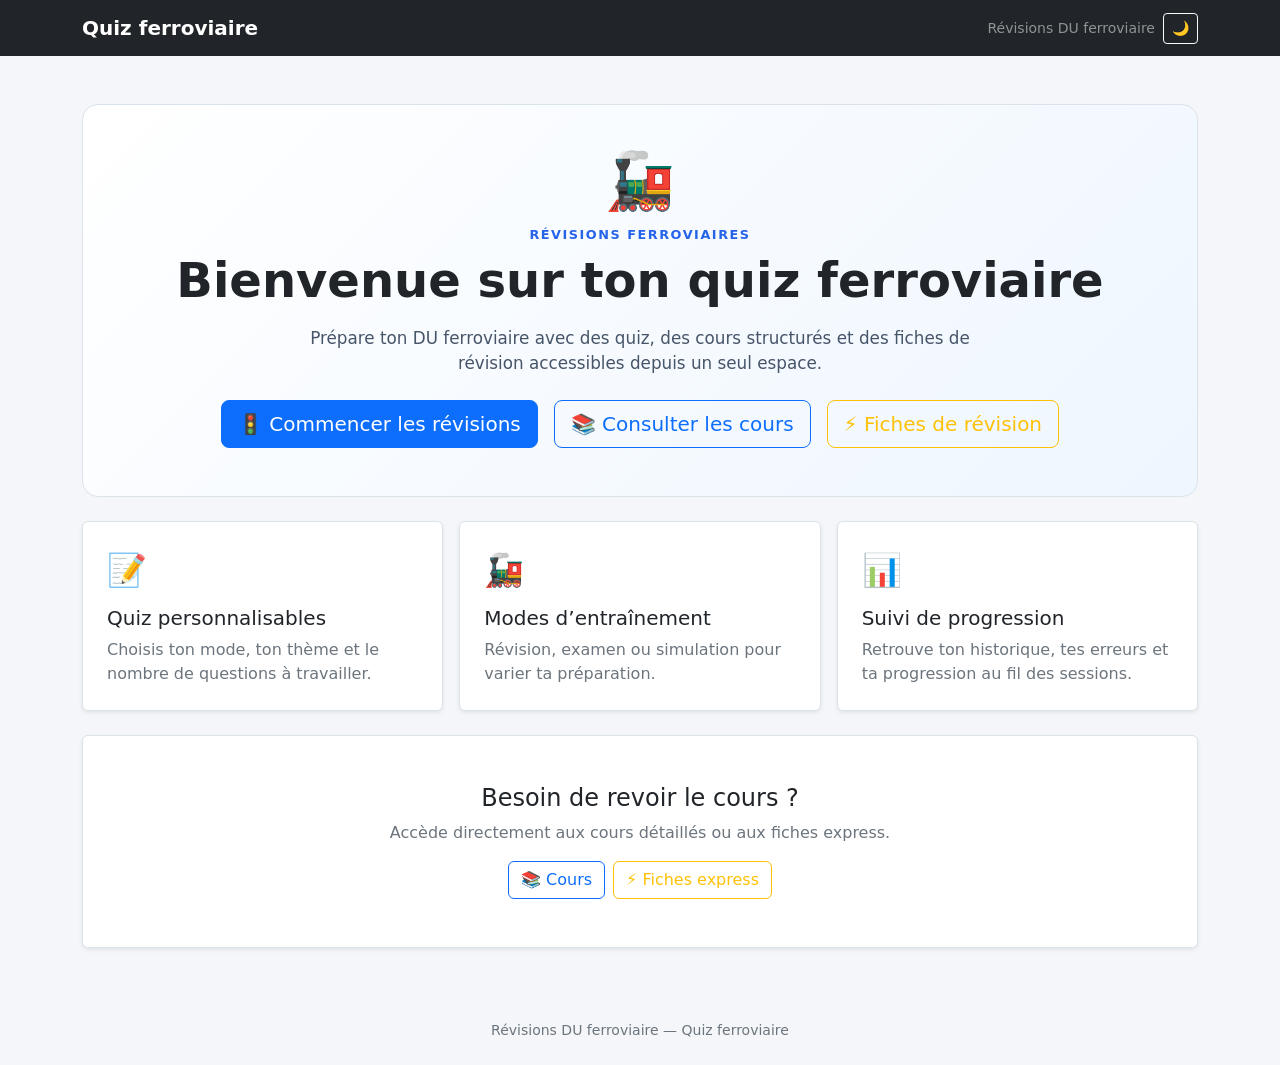
<file: index.html>
<!doctype html>
<html lang="fr">
<head>
  <meta charset="UTF-8">
  <meta name="viewport" content="width=device-width, initial-scale=1">
  <title>Quiz ferroviaire — Accueil</title>
  <link href="https://cdn.jsdelivr.net/npm/bootstrap@5.3.3/dist/css/bootstrap.min.css" rel="stylesheet">
  <link rel="stylesheet" href="style.css">
</head>
<body class="landing-page">
  <nav class="navbar navbar-dark bg-dark">
    <div class="container">
      <a class="navbar-brand fw-bold text-decoration-none" href="index.html">Quiz ferroviaire</a>
      <div class="d-flex align-items-center gap-2">
        <span class="text-white-50 small d-none d-sm-inline">Révisions DU ferroviaire</span>
        <button id="themeToggle" class="btn btn-sm btn-outline-light" type="button" title="Activer le mode sombre" aria-label="Activer le mode sombre">🌙</button>
      </div>
    </div>
  </nav>

  <main class="container py-4 py-md-5">
    <section class="landing-hero text-center p-4 p-md-5 mb-4">
      <div class="landing-icon mb-3">🚂</div>
      <p class="landing-kicker mb-2">RÉVISIONS FERROVIAIRES</p>
      <h1 class="display-5 fw-bold mb-3">Bienvenue sur ton quiz ferroviaire</h1>
      <p class="landing-intro mx-auto mb-4">
        Prépare ton DU ferroviaire avec des quiz, des cours structurés et des fiches de révision accessibles depuis un seul espace.
      </p>
      <div class="d-flex flex-wrap justify-content-center gap-3">
        <a href="quiz.html" class="btn btn-primary btn-lg">🚦 Commencer les révisions</a>
        <a href="cours.html" class="btn btn-outline-primary btn-lg">📚 Consulter les cours</a>
        <a href="fiches.html" class="btn btn-outline-warning btn-lg">⚡ Fiches de révision</a>
      </div>
    </section>

    <section class="row g-3 mb-4">
      <div class="col-md-4">
        <div class="card landing-feature h-100 shadow-sm">
          <div class="card-body p-4">
            <div class="landing-feature-icon">📝</div>
            <h2 class="h5">Quiz personnalisables</h2>
            <p class="text-secondary mb-0">Choisis ton mode, ton thème et le nombre de questions à travailler.</p>
          </div>
        </div>
      </div>
      <div class="col-md-4">
        <div class="card landing-feature h-100 shadow-sm">
          <div class="card-body p-4">
            <div class="landing-feature-icon">🚂</div>
            <h2 class="h5">Modes d’entraînement</h2>
            <p class="text-secondary mb-0">Révision, examen ou simulation pour varier ta préparation.</p>
          </div>
        </div>
      </div>
      <div class="col-md-4">
        <div class="card landing-feature h-100 shadow-sm">
          <div class="card-body p-4">
            <div class="landing-feature-icon">📊</div>
            <h2 class="h5">Suivi de progression</h2>
            <p class="text-secondary mb-0">Retrouve ton historique, tes erreurs et ta progression au fil des sessions.</p>
          </div>
        </div>
      </div>
    </section>

    <section class="landing-support card shadow-sm">
      <div class="card-body p-4 p-md-5 text-center">
        <h2 class="h4">Besoin de revoir le cours ?</h2>
        <p class="text-secondary">Accède directement aux cours détaillés ou aux fiches express.</p>
        <div class="d-flex flex-wrap justify-content-center gap-2">
          <a href="cours.html" class="btn btn-outline-primary">📚 Cours</a>
          <a href="fiches.html" class="btn btn-outline-warning">⚡ Fiches express</a>
        </div>
      </div>
    </section>
  </main>

  <footer class="text-center text-secondary small py-4">
    Révisions DU ferroviaire — Quiz ferroviaire
  </footer>

  <script>
    // Gestion du mode clair / sombre partagé avec les autres pages.
    function applyHomepageTheme() {
      const dark = localStorage.getItem('quizDarkMode') === '1';
      document.documentElement.setAttribute('data-bs-theme', dark ? 'dark' : 'light');
      document.documentElement.classList.toggle('dark-mode', dark);
      document.body.classList.toggle('dark-mode', dark);

      const button = document.getElementById('themeToggle');
      if (button) {
        button.textContent = dark ? '☀️' : '🌙';
        button.title = dark ? 'Désactiver le mode sombre' : 'Activer le mode sombre';
        button.setAttribute('aria-label', button.title);
      }
    }

    document.getElementById('themeToggle').addEventListener('click', () => {
      const dark = localStorage.getItem('quizDarkMode') === '1';
      localStorage.setItem('quizDarkMode', dark ? '0' : '1');
      applyHomepageTheme();
    });

    applyHomepageTheme();
  </script>
</body>
</html>
</file>
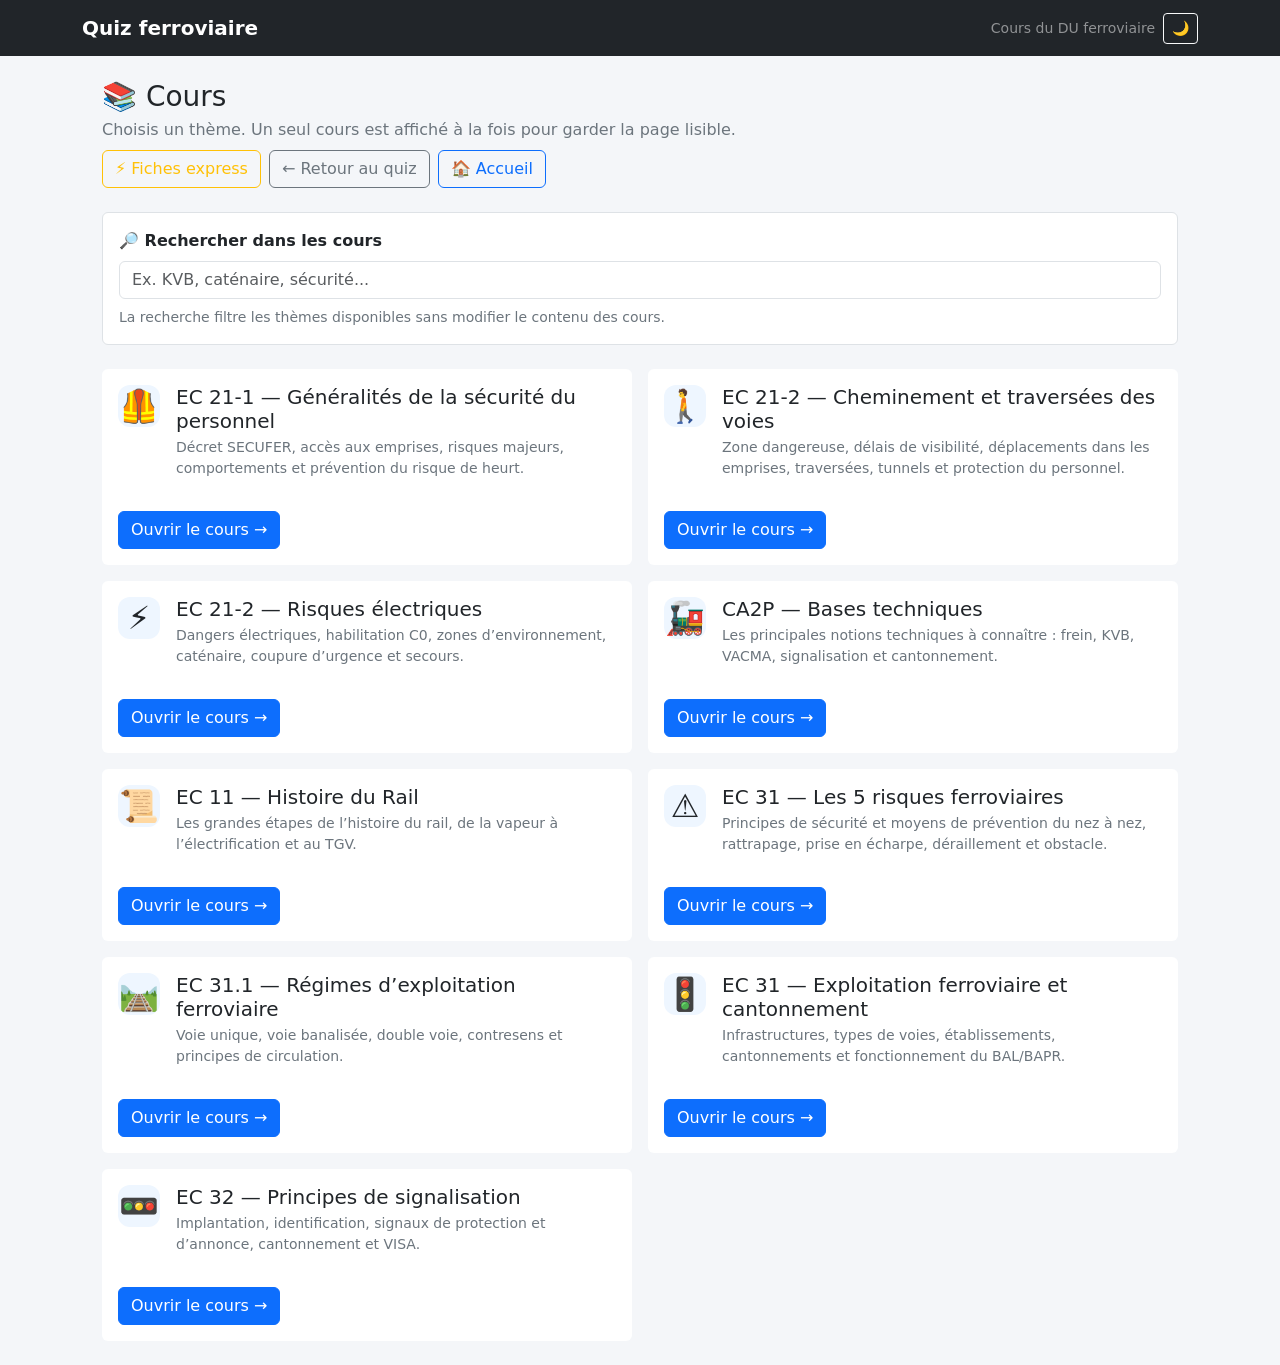
<file: cours.html>
<!doctype html>
<html lang="fr">
<head>
<meta charset="UTF-8"><meta name="viewport" content="width=device-width,initial-scale=1">
<title>Cours ferroviaire — Révisions</title>
<link href="https://cdn.jsdelivr.net/npm/bootstrap@5.3.3/dist/css/bootstrap.min.css" rel="stylesheet">
<link rel="stylesheet" href="style.css">
</head>
<body>
<nav class="navbar navbar-dark bg-dark"><div class="container"><a class="navbar-brand fw-bold text-decoration-none" href="index.html">Quiz ferroviaire</a><div class="d-flex align-items-center gap-2"><span class="text-white-50 small d-none d-sm-inline">Cours du DU ferroviaire</span><button id="themeToggle" class="btn btn-sm btn-outline-light" type="button">🌙</button></div></div></nav>
<main class="container py-4 course-page">
  <div class="d-flex justify-content-between align-items-center flex-wrap gap-2 mb-4">
    <div><h1 class="h3 mb-1">📚 Cours</h1><p class="text-secondary mb-0">Choisis un thème. Un seul cours est affiché à la fois pour garder la page lisible.</p></div>
    <div class="d-flex gap-2"><a class="btn btn-outline-warning" href="fiches.html">⚡ Fiches express</a><a class="btn btn-outline-secondary" href="quiz.html">← Retour au quiz</a><a class="btn btn-outline-primary" href="index.html">🏠 Accueil</a></div>
  </div>
  <div class="course-tools card border mb-4">
    <div class="card-body">
      <label for="courseSearch" class="form-label fw-semibold">🔎 Rechercher dans les cours</label>
      <input id="courseSearch" class="form-control" type="search" placeholder="Ex. KVB, caténaire, sécurité..." autocomplete="off">
      <p class="small text-secondary mt-2 mb-0">La recherche filtre les thèmes disponibles sans modifier le contenu des cours.</p>
    </div>
  </div>
  <div id="courseHome"></div>
  <div id="courseDetail" class="d-none"></div>
<button id="backToTopBtn" class="back-to-top" type="button" aria-label="Retour en haut">↑</button>
</main>
<script src="course.js"></script><script src="enhancements.js"></script>
<script>
function escapeHtmlLocal(v){return String(v).replace(/[&<>'"]/g,m=>({'&':'&amp;','<':'&lt;','>':'&gt;',"'":'&#39;','"':'&quot;'}[m]));}
const home=document.getElementById('courseHome'), detail=document.getElementById('courseDetail');
function renderHome(){
 home.innerHTML=`<div class="row g-3">${COURSE.map(c=>`<div data-course-card class="col-12 col-md-6"><div class="card h-100 course-card"><div class="card-body"><div class="d-flex gap-3"><div class="course-icon">${c.icon}</div><div><h2 class="h5 mb-1">${escapeHtmlLocal(c.title)}</h2><p class="text-secondary small">${escapeHtmlLocal(c.subtitle)}</p></div></div><button class="btn btn-primary mt-3" onclick="openCourse('${c.id}')">Ouvrir le cours →</button></div></div></div>`).join('')}</div>`;
}
function openCourse(id){
 const c=COURSE.find(x=>x.id===id); if(!c)return;
 history.replaceState({},'',`cours.html?theme=${encodeURIComponent(id)}`);
 home.classList.add('d-none'); detail.classList.remove('d-none');
 detail.innerHTML=`<div class="d-flex justify-content-between align-items-center flex-wrap gap-2 mb-3"><div><h2 class="h3 mb-1">${c.icon} ${escapeHtmlLocal(c.title)}</h2><p class="text-secondary mb-0">${escapeHtmlLocal(c.subtitle)}</p></div><div class="d-flex gap-2 flex-wrap"><button id="printCourseBtn" class="btn btn-outline-success" type="button" onclick="window.print()">🖨️ Imprimer le cours</button><button class="btn btn-outline-secondary" onclick="showCourseHome()">← Tous les cours</button></div></div><div class="print-meta"><strong>${escapeHtmlLocal(c.title)}</strong><span>Imprimé le ${new Date().toLocaleDateString('fr-FR')}</span></div><div class="course-reading">${c.sections.map((s,i)=>`<section class="course-section card border mb-3"><div class="card-body"><h3 class="h5">${i+1}. ${escapeHtmlLocal(s.title.replace(/^\d+\.\s*/,''))}</h3><ul>${s.bullets.map(b=>`<li>${escapeHtmlLocal(b)}</li>`).join('')}</ul><div class="course-key"><strong>🎯 À retenir :</strong> ${escapeHtmlLocal(s.key)}</div></div></section>`).join('')}</div>`;
 window.scrollTo({top:0,behavior:'smooth'});
}
function showCourseHome(){
  // Retour à la liste complète : on réinitialise aussi la recherche pour
  // éviter de revenir sur une liste encore filtrée.
  const search = document.getElementById('courseSearch');
  if (search) search.value = '';
  if (typeof window.filterCourseCards === 'function') window.filterCourseCards('');
  history.replaceState({}, '', 'cours.html');
  detail.classList.add('d-none');
  home.classList.remove('d-none');
  window.scrollTo({top:0,behavior:'smooth'});
}
const params=new URLSearchParams(location.search); const theme=params.get('theme'); if(theme&&COURSE.some(c=>c.id===theme))openCourse(theme); else renderHome();
function applyTheme(){const dark=localStorage.getItem('quizDarkMode')==='1';document.documentElement.setAttribute('data-bs-theme',dark?'dark':'light');document.documentElement.classList.toggle('dark-mode',dark);document.body.classList.toggle('dark-mode',dark);const b=document.getElementById('themeToggle');if(b)b.textContent=dark?'☀️':'🌙'}document.getElementById('themeToggle').onclick=()=>{const dark=localStorage.getItem('quizDarkMode')==='1';localStorage.setItem('quizDarkMode',dark?'0':'1');applyTheme()};applyTheme();
</script>
</body></html>
</file>
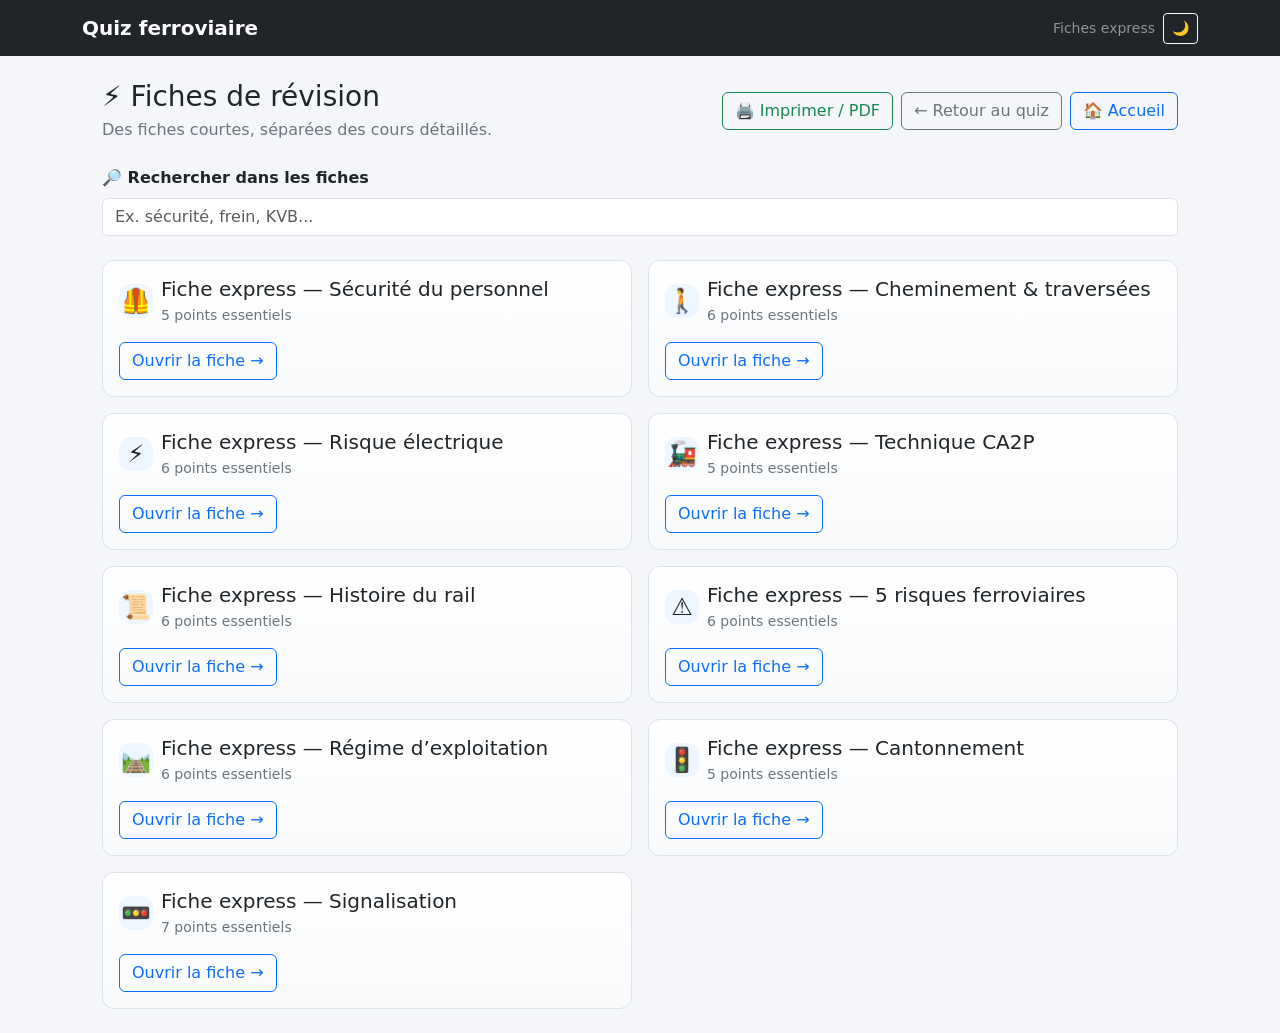
<file: fiches.html>
<!doctype html>
<html lang="fr">
<head>
<meta charset="UTF-8"><meta name="viewport" content="width=device-width,initial-scale=1">
<title>Fiches de révision — Ferroviaire</title>
<link href="https://cdn.jsdelivr.net/npm/bootstrap@5.3.3/dist/css/bootstrap.min.css" rel="stylesheet">
<link rel="stylesheet" href="style.css">
</head>
<body>
<nav class="navbar navbar-dark bg-dark"><div class="container"><a class="navbar-brand fw-bold text-decoration-none" href="index.html">Quiz ferroviaire</a><div class="d-flex align-items-center gap-2"><span class="text-white-50 small d-none d-sm-inline">Fiches express</span><button id="themeToggle" class="btn btn-sm btn-outline-light" type="button">🌙</button></div></div></nav>
<main class="container py-4 course-page">
  <div class="d-flex justify-content-between align-items-center flex-wrap gap-2 mb-4">
    <div><h1 class="h3 mb-1">⚡ Fiches de révision</h1><p class="text-secondary mb-0">Des fiches courtes, séparées des cours détaillés.</p></div>
    <div class="d-flex gap-2 flex-wrap"><button id="printSheetsBtn" class="btn btn-outline-success" type="button">🖨️ Imprimer / PDF</button><a class="btn btn-outline-secondary" href="quiz.html">← Retour au quiz</a><a class="btn btn-outline-primary" href="index.html">🏠 Accueil</a></div>
  </div>
  <div id="sheetSearchWrap" class="mb-4"><label for="sheetSearch" class="form-label fw-semibold">🔎 Rechercher dans les fiches</label><input id="sheetSearch" class="form-control" type="search" placeholder="Ex. sécurité, frein, KVB..." autocomplete="off"></div>
  <div id="sheetHome"></div><div id="sheetDetail" class="d-none"></div>
<button id="backToTopBtn" class="back-to-top" type="button" aria-label="Retour en haut">↑</button>
</main>
<script src="course.js"></script><script src="enhancements.js"></script>
<script>
function esc(v){return String(v).replace(/[&<>'"]/g,m=>({'&':'&amp;','<':'&lt;','>':'&gt;',"'":'&#39;','"':'&quot;'}[m]));}
const home=document.getElementById('sheetHome'), detail=document.getElementById('sheetDetail');
function renderHome(){home.innerHTML=`<div class="row g-3">${REVISION_SHEETS.map(s=>`<div class="col-12 col-md-6" data-sheet-card data-search-text="${esc(JSON.stringify(s).toLowerCase())}"><div class="revision-sheet h-100"><div class="d-flex align-items-center gap-2"><span class="course-icon small">${s.icon}</span><div><h2 class="h5 mb-0">${esc(s.title)}</h2><p class="text-secondary small mb-0 mt-1">${s.points.length} points essentiels</p></div></div><button class="btn btn-outline-primary mt-3" onclick="openSheet('${s.id}')">Ouvrir la fiche →</button></div></div>`).join('')}</div>`;filterSheets('');}
function openSheet(id){const s=REVISION_SHEETS.find(x=>x.id===id);if(!s)return;history.replaceState({},'',`fiches.html?fiche=${encodeURIComponent(id)}`);home.classList.add('d-none');detail.classList.remove('d-none');detail.innerHTML=`<div class="d-flex justify-content-between align-items-center flex-wrap gap-2 mb-3"><div><h2 class="h3 mb-1">${s.icon} ${esc(s.title)}</h2><p class="text-secondary mb-0">Les points à revoir rapidement avant un quiz ou un cours.</p></div><button class="btn btn-outline-secondary" onclick="showHome()">← Toutes les fiches</button></div><div class="print-meta"><strong>${s.icon} ${esc(s.title)}</strong><span>Imprimé le ${new Date().toLocaleDateString('fr-FR')}</span></div><div class="revision-reading card border"><div class="card-body p-4"><ul class="revision-big-list mb-0">${s.points.map(p=>`<li>${esc(p)}</li>`).join('')}</ul></div></div>`;window.scrollTo({top:0,behavior:'smooth'});}
function showHome(){history.replaceState({},'', 'fiches.html');detail.classList.add('d-none');home.classList.remove('d-none');window.scrollTo({top:0,behavior:'smooth'});}
function filterSheets(value){const query=String(value||'').trim().toLocaleLowerCase('fr-FR');const cards=document.querySelectorAll('[data-sheet-card]');let visible=0;cards.forEach(card=>{const text=card.dataset.searchText||'';const show=!query||text.includes(query);card.classList.toggle('d-none',!show);if(show)visible++;});let empty=document.getElementById('sheetSearchEmpty');if(!empty){empty=document.createElement('div');empty.id='sheetSearchEmpty';empty.className='alert alert-secondary mt-3';home.appendChild(empty);}empty.textContent=`Aucune fiche ne correspond à « ${value} ».`;empty.classList.toggle('d-none',!query||visible>0);}
const params=new URLSearchParams(location.search);const id=params.get('fiche');if(id&&REVISION_SHEETS.some(s=>s.id===id))openSheet(id);else renderHome();
function applyTheme(){const dark=localStorage.getItem('quizDarkMode')==='1';document.documentElement.setAttribute('data-bs-theme',dark?'dark':'light');document.documentElement.classList.toggle('dark-mode',dark);document.body.classList.toggle('dark-mode',dark);const b=document.getElementById('themeToggle');if(b)b.textContent=dark?'☀️':'🌙'}document.getElementById('themeToggle').onclick=()=>{const dark=localStorage.getItem('quizDarkMode')==='1';localStorage.setItem('quizDarkMode',dark?'0':'1');applyTheme()};document.getElementById('sheetSearch').addEventListener('input',e=>filterSheets(e.target.value));applyTheme();
</script>
</body></html>
</file>
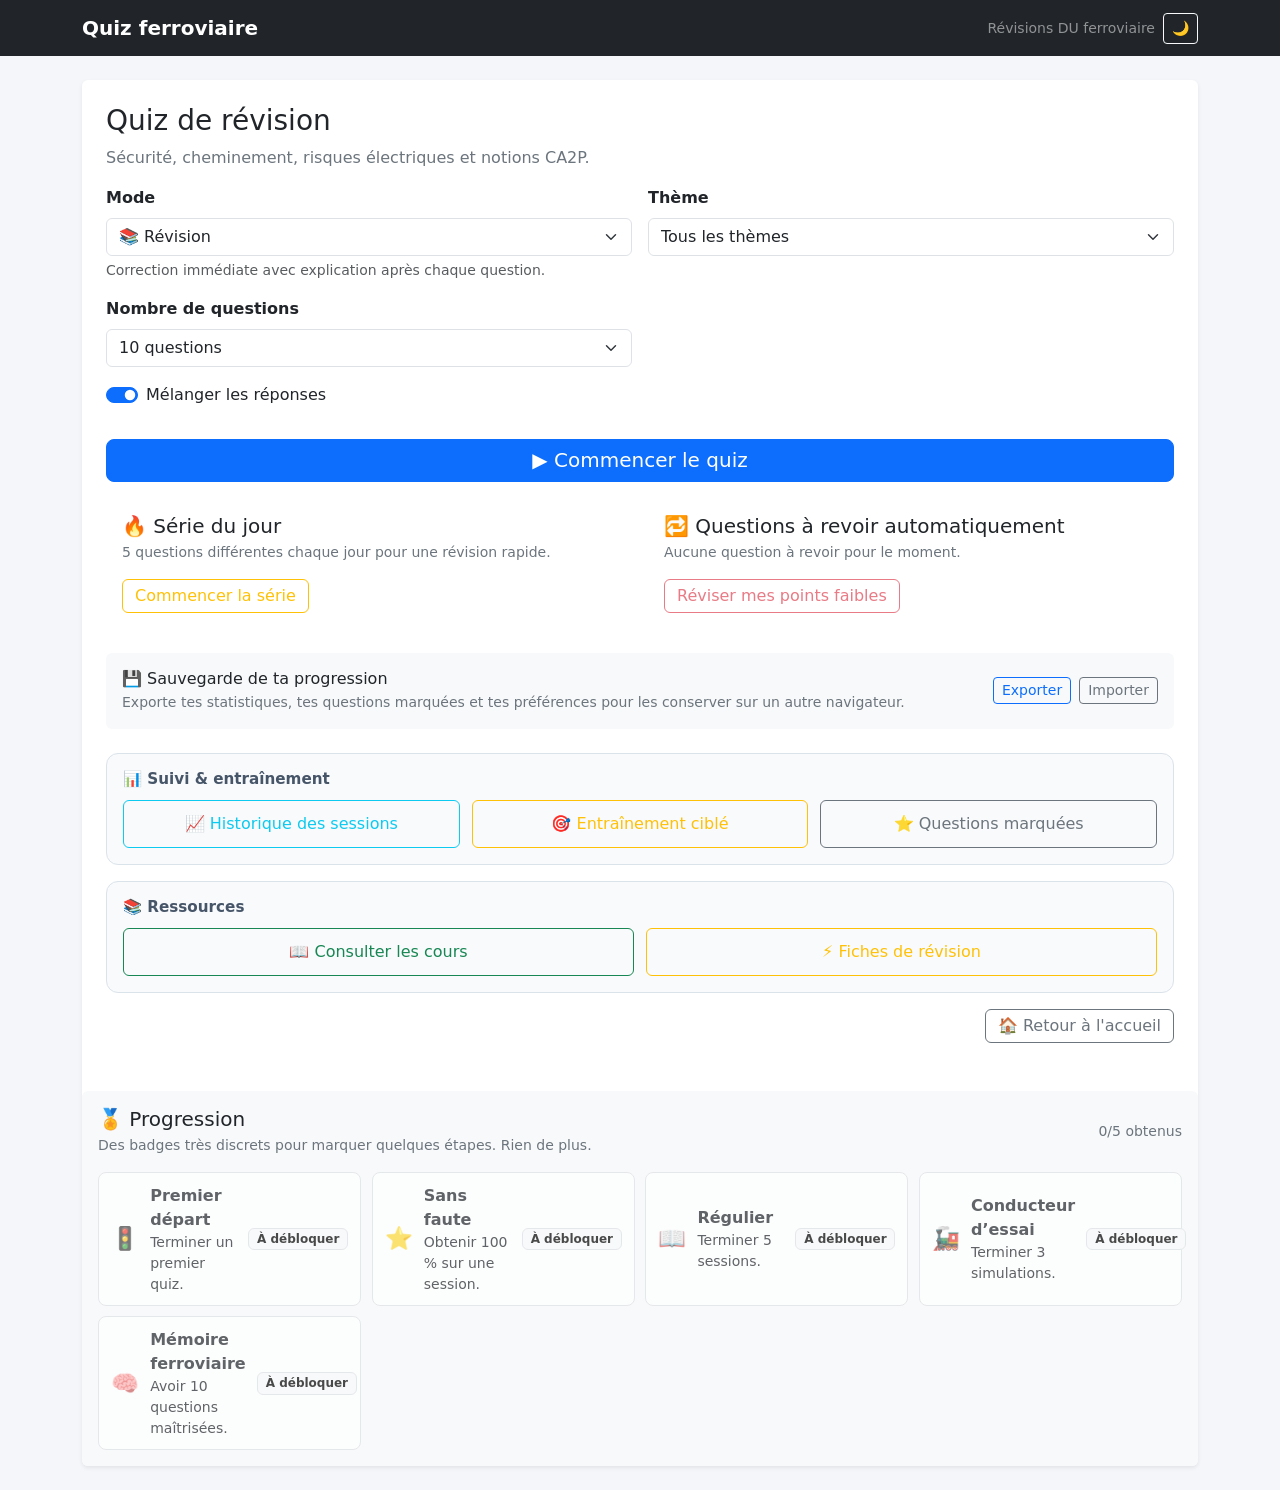
<file: quiz.html>
<!doctype html><html lang="fr"><head><meta charset="UTF-8"><meta name="viewport" content="width=device-width,initial-scale=1"><title>Quiz ferroviaire — Révisions</title><link href="https://cdn.jsdelivr.net/npm/bootstrap@5.3.3/dist/css/bootstrap.min.css" rel="stylesheet"><link rel="stylesheet" href="style.css">
<script>
(function(){
  // Applique le thème avant même le chargement du quiz pour éviter un retour
  // visuel intempestif en mode clair.
  try{
    if(localStorage.getItem('quizDarkMode')==='1'){
      document.documentElement.setAttribute('data-bs-theme','dark');
      document.documentElement.classList.add('dark-mode');
    }else{
      document.documentElement.setAttribute('data-bs-theme','light');
      document.documentElement.classList.remove('dark-mode');
    }
  }catch(e){}
})();
</script></head><body><nav class="navbar navbar-dark bg-dark"><div class="container"><a class="navbar-brand fw-bold text-decoration-none" href="index.html">Quiz ferroviaire</a><div class="d-flex align-items-center gap-2"><span class="text-white-50 small d-none d-sm-inline">Révisions DU ferroviaire</span><button id="themeToggle" class="btn btn-sm btn-outline-light" type="button" title="Activer le mode sombre" aria-label="Activer le mode sombre">🌙</button></div></div></nav><main class="container py-4"><section id="setup" class="card shadow-sm"><div class="card-body p-4"><h1 class="h3">Quiz de révision</h1><p class="text-secondary">Sécurité, cheminement, risques électriques et notions CA2P.</p><div class="row g-3"><div class="col-md-6"><label class="form-label fw-semibold">Mode</label><select id="mode" class="form-select"><option value="revision">📚 Révision</option><option value="exam">📝 Examen</option><option value="simulation">🚂 Simulation examen</option></select><div id="modeDescription" class="form-text"></div></div><div class="col-md-6" id="themeWrap"><label class="form-label fw-semibold">Thème</label><select id="theme" class="form-select">
<option value="all">Tous les thèmes</option>
<option value="security">Sécurité générale &amp; cheminement</option>
<option value="electrical">Risques électriques</option>
<option value="railway-risks">Risques ferroviaires</option>
<option value="operations">Exploitation ferroviaire &amp; cantonnement</option>
<option value="signalling">Signalisation</option>
<option value="driving-systems">Conduite &amp; systèmes</option>
<option value="history">Histoire du rail</option>
</select></div><div class="col-md-6"><label class="form-label fw-semibold">Nombre de questions</label><select id="count" class="form-select"><option value="10">10 questions</option><option value="20">20 questions</option><option value="all">Toutes les questions</option></select></div><div class="col-md-6 d-none" id="timerWrap"><label class="form-label fw-semibold">Durée de l'examen</label><select id="duration" class="form-select"><option value="10">10 minutes</option><option value="20" selected>20 minutes</option><option value="30">30 minutes</option></select></div></div><div class="form-check form-switch mt-3"><input class="form-check-input" type="checkbox" id="shuffleAnswers" checked><label class="form-check-label">Mélanger les réponses</label></div><div class="setup-enhancements row g-3 mt-3">
  <div class="col-12 setup-start" id="startQuizCard">
    <button id="startBtn" class="btn btn-primary btn-lg w-100">▶️ Commencer le quiz</button>
  </div>
  <div class="col-12 col-lg-6 setup-resume" id="resumeCard"></div>
  <div class="col-12 col-lg-6 setup-daily" id="dailyChallengeCard"></div>
  <div class="col-12 col-lg-6 setup-automatic" id="automaticReviewCard"></div>
</div>

<div class="data-tools card border-0 bg-light mt-4">
  <div class="card-body">
    <div class="d-flex justify-content-between align-items-center flex-wrap gap-2">
      <div>
        <h2 class="h6 mb-1">💾 Sauvegarde de ta progression</h2>
        <p class="small text-secondary mb-0">Exporte tes statistiques, tes questions marquées et tes préférences pour les conserver sur un autre navigateur.</p>
      </div>
      <div class="d-flex flex-wrap gap-2">
        <button id="exportDataBtn" class="btn btn-sm btn-outline-primary" type="button">Exporter</button>
        <button id="importDataBtn" class="btn btn-sm btn-outline-secondary" type="button">Importer</button>
        <input id="importDataInput" type="file" accept="application/json,.json" class="d-none">
      </div>
    </div>
  </div>
</div>

<div class="quiz-actions mt-4">
  <div class="quiz-actions-group">
    <h2 class="quiz-actions-title">📊 Suivi & entraînement</h2>
    <div class="quiz-actions-grid quiz-actions-grid-3">
      <button id="homeHistoryBtn" class="btn btn-outline-info">
        📈 Historique des sessions
      </button>
      <button id="targetedBtn" class="btn btn-outline-warning">
        🎯 Entraînement ciblé
      </button>
      <button id="markedBtn" class="btn btn-outline-secondary">
        ⭐ Questions marquées
      </button>
    </div>
  </div>

  <div class="quiz-actions-group">
    <h2 class="quiz-actions-title">📚 Ressources</h2>
    <div class="quiz-actions-grid quiz-actions-grid-2">
      <button id="courseBtn" class="btn btn-outline-success">
        📖 Consulter les cours
      </button>
      <a href="fiches.html" class="btn btn-outline-warning">
        ⚡ Fiches de révision
      </a>
    </div>
  </div>

  <div class="quiz-actions-footer">
    <a href="index.html" class="btn btn-outline-secondary">
      🏠 Retour à l'accueil
    </a>
  </div>
</div></div><div class="card border-0 bg-light mt-4"><div class="card-body"><div class="d-flex justify-content-between align-items-center flex-wrap gap-2"><div><h2 class="h5 mb-1">🏅 Progression</h2><p class="small text-secondary mb-0">Des badges très discrets pour marquer quelques étapes. Rien de plus.</p></div><span id="badgeCount" class="small text-secondary"></span></div><div id="badgesHome" class="badge-grid mt-3"></div></div></div></section><section id="course" class="d-none"><div class="card shadow-sm"><div class="card-body p-4"><div class="d-flex justify-content-between align-items-center flex-wrap gap-2"><div><h2 class="h3 mb-1">📚 Cours & fiches de révision</h2><p class="text-secondary mb-0">Cours structurés par thème, puis fiches express pour réviser rapidement.</p></div><button id="closeCourseBtn" class="btn btn-outline-secondary">Retour</button></div><div class="row g-3" id="courseCards"></div><hr class="my-4"><h3 class="h4">⚡ Fiches express</h3><p class="text-secondary small">Les informations à connaître en priorité, regroupées en une page par thème.</p><div class="row g-3" id="revisionSheetCards"></div></div></div></section><section id="quiz" class="d-none"><div class="d-flex justify-content-between align-items-center mb-2 gap-3"><span id="progressText" class="fw-semibold"></span><div class="d-flex align-items-center gap-3"><span id="timer"></span><span id="scoreLive" class="badge text-bg-secondary">Score : 0</span><button id="quitQuizBtn" class="btn btn-outline-danger btn-sm">Quitter le quiz</button></div></div><div class="progress mb-4"><div id="progressBar" class="progress-bar" style="width:0%"></div></div><div class="card shadow-sm"><div class="card-body p-4"><div class="d-flex flex-wrap align-items-center gap-2 mb-3"><span id="themeBadge" class="badge text-bg-primary"></span><span id="difficultyBadge" class="badge text-bg-secondary"></span><span id="trapBadge" class="badge text-bg-warning d-none">⚠️ Question piège</span><button id="markQuestionBtn" class="btn btn-sm btn-outline-secondary ms-auto" type="button">☆ À revoir</button></div><h2 id="question" class="h4"></h2><p id="instruction" class="text-secondary small"></p><p id="keyboardHelp" class="keyboard-help small text-secondary mb-3">⌨️ Raccourcis : 1–9 répondre · Entrée valider/suivant · M marquer · I indice</p><div id="answers" class="d-grid gap-3"></div><button id="hintBtn" class="btn btn-outline-warning btn-sm mt-3">💡 Afficher un indice</button><div id="hint" class="alert alert-warning mt-2 d-none"></div><div id="feedback" class="alert mt-4 d-none"></div><div class="d-flex flex-wrap gap-3 mt-4"><button id="validateBtn" class="btn btn-primary">Valider</button><button id="nextBtn" class="btn btn-dark d-none">Question suivante</button><button id="finishBtn" class="btn btn-danger d-none">Terminer le quiz</button></div></div></div></section><section id="result" class="d-none"><div class="card shadow-sm text-center"><div class="card-body p-5"><div id="resultIcon" class="display-5">✓</div><span id="resultMode" class="badge text-bg-primary mb-2"></span><h2 class="h3">Quiz terminé</h2><p id="resultScore" class="fs-4 fw-bold"></p><p id="resultMessage" class="text-secondary"></p><p id="resultDuration" class="text-secondary mb-1"></p><p id="errorCount" class="fw-semibold"></p><div class="d-flex flex-wrap justify-content-center gap-3 mt-3"><button id="reviewErrorsBtn" class="btn btn-warning">Revoir mes erreurs</button><button id="historyBtn" class="btn btn-outline-info">Historique des sessions</button><button id="restartBtn" class="btn btn-primary">Recommencer</button><button id="backBtn" class="btn btn-outline-secondary">Changer les paramètres</button></div></div></div><div id="errorsCard" class="card shadow-sm mt-3 d-none"><div class="card-body"><h3 class="h5">Questions à revoir</h3><ol id="errorList" class="mb-0"></ol></div></div></section><section id="targeted" class="d-none"><div class="card shadow-sm"><div class="card-body p-4"><div class="d-flex justify-content-between align-items-center flex-wrap gap-2"><div><h2 class="h4 mb-1">Entraînement ciblé</h2><p class="text-secondary small mb-0">Travaille uniquement les questions que tu as déjà ratées ou qui restent à consolider.</p></div><span class="badge text-bg-warning">Ciblé</span></div><div class="row g-3 mt-2"><div class="col-md-6"><label class="form-label fw-semibold">Matière</label><select id="targetTheme" class="form-select"></select></div><div class="col-md-6"><label class="form-label fw-semibold">Questions à travailler</label><select id="targetScope" class="form-select"><option value="errors">Questions déjà ratées</option><option value="review">Questions à revoir en priorité</option></select></div><div class="col-md-6"><label class="form-label fw-semibold">Nombre de questions</label><select id="targetCount" class="form-select"><option value="5">5 questions</option><option value="10">10 questions</option><option value="all">Toutes les questions disponibles</option></select></div></div><div id="targetInfo" class="alert alert-light border mt-3 mb-0"></div><div class="d-flex flex-wrap gap-3 mt-4"><button id="startTargetBtn" class="btn btn-warning">Commencer l'entraînement</button><button id="closeTargetBtn" class="btn btn-secondary">Retour</button></div></div></div></section><section id="marked" class="d-none"><div class="card shadow-sm"><div class="card-body p-4"><div class="d-flex justify-content-between align-items-center flex-wrap gap-2"><div><h2 class="h4 mb-1">⭐ Questions marquées</h2><p class="text-secondary small mb-0">Une liste personnelle pour retrouver rapidement les questions que tu veux revoir.</p></div><button id="closeMarkedBtn" class="btn btn-secondary">Retour</button></div><div id="markedList" class="list-group mt-3"></div><div class="d-flex flex-wrap gap-2 mt-3"><button id="startMarkedBtn" class="btn btn-primary">Commencer avec mes questions marquées</button></div></div></div></section><section id="history" class="d-none"><div class="card shadow-sm"><div class="card-body p-4"><div class="d-flex justify-content-between align-items-center"><h2 class="h4 mb-0">Historique des sessions</h2><div class="d-flex flex-wrap gap-2"><button id="resetStatsBtn" class="btn btn-sm btn-outline-warning">Réinitialiser les statistiques</button><button id="clearHistoryBtn" class="btn btn-sm btn-outline-danger">Effacer l’historique</button></div></div><p class="text-secondary small mt-2">Les résultats sont enregistrés uniquement dans ce navigateur.</p><div class="card border mb-4"><div class="card-body"><h3 class="h5 mb-3">Filtres</h3><div class="row g-3"><div class="col-md-4"><label class="form-label">Mode</label><select id="historyModeFilter" class="form-select"><option value="all">Tous les modes</option><option value="revision">Révision</option><option value="exam">Examen</option><option value="simulation">Simulation examen</option></select></div><div class="col-md-4"><label class="form-label">Matière</label><select id="historyThemeFilter" class="form-select"><option value="all">Toutes les matières</option></select></div><div class="col-md-4"><label class="form-label">Période</label><select id="historyPeriodFilter" class="form-select"><option value="all">Toutes les dates</option><option value="7">7 derniers jours</option><option value="30">30 derniers jours</option><option value="90">90 derniers jours</option></select></div></div></div></div><div id="historySummary" class="row g-2 mb-4"></div><div class="card border mb-4"><div class="card-body"><h3 class="h5 mb-1">Progression par matière</h3><p class="text-secondary small mb-3">Compare ton dernier score avec ta session précédente sur le même thème. Les sessions « Tous les thèmes » ne sont pas incluses dans ce tableau.</p><div class="table-responsive"><table class="table table-sm table-hover align-middle mb-0"><thead><tr><th>Matière</th><th>Sessions</th><th>Moyenne</th><th>Meilleur score</th><th>Dernier score</th><th>Évolution</th><th>Dernière session</th></tr></thead><tbody id="progressBody"></tbody></table></div></div></div><div class="card border mb-4"><div class="card-body"><h3 class="h5 mb-1">Évolution des scores</h3><p class="text-secondary small mb-3">Les dernières sessions enregistrées, dans l’ordre chronologique. Les quiz « Tous les thèmes » sont inclus.</p><div id="progressChart" class="progress-chart" aria-label="Graphique de progression des scores"></div></div></div><div class="card border mb-4"><div class="card-body"><div class="d-flex justify-content-between align-items-center flex-wrap gap-2"><div><h3 class="h5 mb-1">Maîtrise des questions</h3><p class="text-secondary small mb-0">Suivi question par question : à revoir, en cours ou maîtrisée.</p></div><button id="toggleMasteryBtn" class="btn btn-sm btn-outline-primary" type="button" aria-expanded="false">Afficher le détail</button></div><div id="masterySummary" class="row g-2 mt-3"></div><div id="masteryDetails" class="d-none mt-3"><p class="text-secondary small mb-2">Une question est « maîtrisée » après au moins 3 tentatives, 80 % de réussite minimum et 2 dernières réponses correctes.</p><div class="mastery-table-wrap"><div class="table-responsive"><table class="table table-sm table-hover align-middle mb-0 mastery-table"><thead><tr><th>Question</th><th>Matière</th><th>Tentatives</th><th>Réussite</th><th>Dernière réponse</th><th>État</th></tr></thead><tbody id="masteryBody"></tbody></table></div></div></div></div></div><h3 class="h5 mb-2">Détail des sessions</h3><div class="table-responsive"><table class="table table-sm align-middle"><thead><tr><th>Date</th><th>Mode</th><th>Thème</th><th>Score</th><th>Durée</th><th>Erreurs</th><th>Action</th></tr></thead><tbody id="historyBody"></tbody></table></div><button id="closeHistoryBtn" class="btn btn-secondary mt-2">Retour</button></div></div></section></main><script src="questions.js?v=20.2.6"></script><script src="course.js?v=20.2.6"></script><script src="script.js?v=20.2.6"></script><script src="enhancements.js?v=20.2.6"></script>
<script>
(function(){
  function boot(){
    try{ if(typeof window.applyTheme==='function') window.applyTheme(); }catch(e){ console.warn('Initialisation du thème :',e); }
    const start=document.getElementById('startBtn');
    if(start && typeof window.startQuiz==='function' && start.dataset.quizBoot!=='1'){
      start.dataset.quizBoot='1';
      start.addEventListener('click',window.startQuiz);
    }
    const toggle=document.getElementById('themeToggle');
    if(toggle && typeof window.toggleDarkMode==='function' && toggle.dataset.themeBoot!=='1'){
      toggle.dataset.themeBoot='1';
      toggle.addEventListener('click',window.toggleDarkMode);
    }
  }
  if(document.readyState==='loading') document.addEventListener('DOMContentLoaded',boot,{once:true});
  else boot();
})();
</script>
</body></html>
</file>
<file: style.css>
body{background:#f4f6f9}.card{border:0}main{max-width:900px}.answer-btn{text-align:left;white-space:normal}.answer-btn.selected{border-width:2px;border-color:#0d6efd;background:#e7f1ff}.answer-btn.correct{border-color:#198754;background:#d1e7dd}.answer-btn.wrong{border-color:#dc3545;background:#f8d7da}.answer-btn:disabled{opacity:1}#question{line-height:1.45}.progress{height:10px}

.answer-btn.selected{border-width:2px}.answer-btn.correct{background:#198754!important;color:#fff!important;border-color:#198754!important}.answer-btn.wrong{background:#dc3545!important;color:#fff!important;border-color:#dc3545!important}#errorList li{margin-bottom:.8rem}
.progress-chart{width:100%;min-height:240px;overflow-x:auto}.progress-chart svg{display:block;width:100%;min-width:620px;height:240px}.progress-chart .chart-grid{stroke:#dee2e6;stroke-width:1}.progress-chart .chart-line{fill:none;stroke:#0d6efd;stroke-width:3;stroke-linecap:round;stroke-linejoin:round}.progress-chart .chart-point{fill:#0d6efd}.progress-chart text{font-size:12px;fill:#6c757d}.mastery-red{color:#dc3545;font-weight:600}.mastery-orange{color:#fd7e14;font-weight:600}.mastery-green{color:#198754;font-weight:600}.targeted-count{font-weight:700}

/* Suivi de maîtrise compact : résumé visible, détail repliable et zone de défilement. */
.mastery-summary-card{border:1px solid #dee2e6;border-radius:.5rem;padding:.55rem .7rem;text-align:center;display:flex;align-items:center;justify-content:center;gap:.4rem;min-height:48px}
.mastery-summary-card strong{font-size:1.1rem}
.mastery-summary-card span{font-size:.85rem;color:#6c757d}
.mastery-summary-red{border-color:#f1b0b7;background:#fff8f8}
.mastery-summary-orange{border-color:#ffda9e;background:#fffaf2}
.mastery-summary-green{border-color:#a3cfbb;background:#f6fbf8}
.mastery-table-wrap{max-height:380px;overflow:auto;border:1px solid #dee2e6;border-radius:.375rem}
.mastery-table{font-size:.86rem}
.mastery-table thead th{position:sticky;top:0;background:#fff;z-index:1;white-space:nowrap}
.mastery-table td:first-child{min-width:280px;max-width:560px}

/* V9 — cours, fiches et badges */
.course-card{border-color:#dbe3ea;transition:transform .15s ease,box-shadow .15s ease}.course-card:hover{transform:translateY(-2px);box-shadow:0 .35rem 1rem rgba(15,23,42,.08)}
.course-icon{width:42px;height:42px;border-radius:12px;background:#eef6ff;display:flex;align-items:center;justify-content:center;font-size:1.35rem;flex:0 0 auto}.course-icon.small{width:34px;height:34px;font-size:1.1rem}
.course-section{border-top:1px solid #edf1f4;padding-top:.9rem;margin-top:.9rem}.course-section ul,.revision-sheet ul{padding-left:1.2rem}.course-section li,.revision-sheet li{margin-bottom:.4rem}.course-key{background:#fff8df;border-left:4px solid #f0ad00;padding:.65rem .75rem;border-radius:.35rem;font-size:.92rem}
.revision-sheet{height:100%;background:linear-gradient(180deg,#fff,#f8fafc);border:1px solid #dbe3ea;border-radius:.75rem;padding:1rem}.revision-sheet:hover{border-color:#a9c6dd}
.badge-grid{display:grid;grid-template-columns:repeat(auto-fit,minmax(220px,1fr));gap:.65rem}.badge-progress{display:flex;align-items:center;gap:.65rem;border:1px solid #dee2e6;border-radius:.65rem;padding:.65rem .75rem;background:#fff}.badge-progress.locked{opacity:.58}.badge-progress.earned{box-shadow:0 0 0 1px rgba(25,135,84,.12)}.badge-symbol{font-size:1.5rem}
.course-page{max-width:1100px}.course-card,.revision-sheet{transition:transform .15s ease,box-shadow .15s ease}.course-card:hover,.revision-sheet:hover{transform:translateY(-2px);box-shadow:0 .35rem 1rem rgba(0,0,0,.08)}.course-icon{font-size:2rem;line-height:1}.course-icon.small{font-size:1.5rem}.course-section ul{margin-bottom:1rem}.course-section li,.revision-big-list li{margin-bottom:.55rem;line-height:1.5}.course-key{background:#f8f9fa;border-left:4px solid #0d6efd;padding:.75rem 1rem;border-radius:.25rem}.course-reading{max-width:950px}.revision-reading{max-width:850px}.revision-big-list{font-size:1.05rem}.revision-big-list li{margin-bottom:1rem}.badge-progress{display:flex;align-items:center;gap:.7rem;padding:.65rem .75rem;border:1px solid #dee2e6;border-radius:.5rem;background:#fff}.badge-progress.locked{opacity:.7}.badge-symbol{font-size:1.4rem}


/* V10 — ergonomie, niveaux, marquage et mode sombre */
.keyboard-help{opacity:.8}.difficulty-badge{font-size:.78rem}.answer-btn{min-height:52px;padding:.75rem 1rem}.list-group-item{background:var(--bs-body-bg);color:var(--bs-body-color)}
@media (max-width:767.98px){main{max-width:100%}.card-body.p-4{padding:1.15rem!important}.answer-btn{min-height:58px;font-size:1rem}.progress{height:9px}.d-flex.flex-wrap.gap-3.mt-4 .btn{flex:1 1 100%}.course-page .btn{min-height:44px}.table-responsive{font-size:.88rem}.mastery-table td:first-child{min-width:220px}.keyboard-help{line-height:1.5}}
@media (max-width:480px){h1.h3{font-size:1.35rem}#question{font-size:1.2rem}.navbar .container{gap:.5rem}.badge-grid{grid-template-columns:1fr}.course-section li,.revision-big-list li{line-height:1.45}.course-card:hover,.revision-sheet:hover{transform:none}}
[data-bs-theme="dark"] body{background:#111827;color:#e5e7eb}[data-bs-theme="dark"] .card,[data-bs-theme="dark"] .bg-light,[data-bs-theme="dark"] .revision-sheet,[data-bs-theme="dark"] .badge-progress{background:#1f2937!important;color:#e5e7eb;border-color:#374151!important}[data-bs-theme="dark"] .text-secondary{color:#9ca3af!important}[data-bs-theme="dark"] .form-control,[data-bs-theme="dark"] .form-select{background:#111827;color:#e5e7eb;border-color:#4b5563}[data-bs-theme="dark"] .answer-btn{color:#e5e7eb;border-color:#6b7280}[data-bs-theme="dark"] .answer-btn.selected{background:#1d4ed8;color:#fff}[data-bs-theme="dark"] .answer-btn.correct{background:#166534!important}[data-bs-theme="dark"] .answer-btn.wrong{background:#991b1b!important}[data-bs-theme="dark"] .table{--bs-table-color:#e5e7eb;--bs-table-bg:#1f2937;--bs-table-border-color:#374151}[data-bs-theme="dark"] .table-hover>tbody>tr:hover>*{--bs-table-bg-state:#263244}[data-bs-theme="dark"] .mastery-table thead th{background:#1f2937}[data-bs-theme="dark"] .course-key{background:#172033;border-left-color:#3b82f6}[data-bs-theme="dark"] .course-section{border-top-color:#374151}[data-bs-theme="dark"] .progress-chart .chart-grid{stroke:#374151}[data-bs-theme="dark"] .progress-chart text{fill:#9ca3af}


/* V20.2.2 — couche de secours du thème sombre.
   Le thème Bootstrap reste piloté par data-bs-theme, mais cette couche utilise
   aussi .dark-mode afin que le mode sombre reste fiable même si une variable
   Bootstrap ou une règle de page est prioritaire. */
html.dark-mode { color-scheme: dark; }
body.dark-mode { background:#111827; color:#e5e7eb; }
body.dark-mode .card,
body.dark-mode .bg-light,
body.dark-mode .revision-sheet,
body.dark-mode .badge-progress { background:#1f2937 !important; color:#e5e7eb; border-color:#374151 !important; }
body.dark-mode .text-secondary { color:#9ca3af !important; }
body.dark-mode .form-control,
body.dark-mode .form-select { background:#111827; color:#e5e7eb; border-color:#4b5563; }
body.dark-mode .form-control::placeholder { color:#9ca3af; }
body.dark-mode .list-group-item { background:#1f2937; color:#e5e7eb; border-color:#374151; }
body.dark-mode .table { --bs-table-color:#e5e7eb; --bs-table-bg:#1f2937; --bs-table-border-color:#374151; }
body.dark-mode .table-hover>tbody>tr:hover>* { --bs-table-bg-state:#263244; }
body.dark-mode .mastery-table thead th { background:#1f2937; }
body.dark-mode .course-key { background:#172033; border-left-color:#3b82f6; }
body.dark-mode .course-section { border-top-color:#374151; }
body.dark-mode .progress-chart .chart-grid { stroke:#374151; }
body.dark-mode .progress-chart text { fill:#9ca3af; }
body.dark-mode .landing-page { background:#111827; }
body.dark-mode .landing-hero { background:linear-gradient(135deg,#1f2937,#172033); border-color:#374151; }
body.dark-mode .landing-intro { color:#cbd5e1; }
body.dark-mode .landing-feature,
body.dark-mode .landing-support { background:#1f2937 !important; color:#e5e7eb; border-color:#374151; }

/* Page d'accueil */
.landing-page {
  background: #f4f6f9;
}

.landing-hero {
  border-radius: 1rem;
  background: linear-gradient(135deg, #ffffff, #eef6ff);
  border: 1px solid #dbe3ea;
}

.landing-icon {
  font-size: 3.5rem;
  line-height: 1;
}

.landing-kicker {
  color: #2563eb;
  font-size: .8rem;
  font-weight: 700;
  letter-spacing: .12em;
}

.landing-intro {
  max-width: 720px;
  color: #475569;
  font-size: 1.05rem;
}

.landing-feature,
.landing-support {
  border: 1px solid #dbe3ea;
}

.landing-feature-icon {
  font-size: 2rem;
  margin-bottom: .75rem;
}

[data-bs-theme="dark"] .landing-page {
  background: #111827;
}

[data-bs-theme="dark"] .landing-hero {
  background: linear-gradient(135deg, #1f2937, #172033);
  border-color: #374151;
}

[data-bs-theme="dark"] .landing-intro {
  color: #cbd5e1;
}

[data-bs-theme="dark"] .landing-feature,
[data-bs-theme="dark"] .landing-support {
  background: #1f2937 !important;
  color: #e5e7eb;
  border-color: #374151;
}

/* Organisation des actions de la page de configuration du quiz. */
.quiz-actions {
  display: flex;
  flex-direction: column;
  gap: 1rem;
}

.quiz-actions-main .btn {
  width: 100%;
  min-height: 54px;
  font-weight: 600;
}

.quiz-actions-group {
  padding: 1rem;
  border: 1px solid #dbe3ea;
  border-radius: .75rem;
  background: #f8fafc;
}

.quiz-actions-title {
  margin: 0 0 .75rem;
  font-size: .95rem;
  font-weight: 700;
  color: #475569;
}

.quiz-actions-grid {
  display: grid;
  gap: .75rem;
}

.quiz-actions-grid-3 {
  grid-template-columns: repeat(3, minmax(0, 1fr));
}

.quiz-actions-grid-2 {
  grid-template-columns: repeat(2, minmax(0, 1fr));
}

.quiz-actions-grid .btn {
  min-height: 48px;
}

.quiz-actions-footer {
  display: flex;
  justify-content: flex-end;
}

[data-bs-theme="dark"] .quiz-actions-group {
  background: #172033;
  border-color: #374151;
}

[data-bs-theme="dark"] .quiz-actions-title {
  color: #cbd5e1;
}

@media (max-width: 767.98px) {
  .quiz-actions-grid-3,
  .quiz-actions-grid-2 {
    grid-template-columns: 1fr;
  }

  .quiz-actions-footer {
    justify-content: stretch;
  }

  .quiz-actions-footer .btn {
    width: 100%;
  }
}

/* Correction de l'alignement vertical des boutons d'action. */
.quiz-actions .btn {
  display: inline-flex;
  align-items: center;
  justify-content: center;
  line-height: 1.25;
}

/* =========================================================
   V15 — Nouvelles fonctions de révision et confort mobile
   ========================================================= */

.resume-card-inner,
.daily-card-inner,
.automatic-review-inner {
  height: 100%;
}

.setup-enhancements > [id$="Card"]:empty {
  display: none;
}

.result-analysis-block {
  height: 100%;
  padding: 1rem;
  border: 1px solid var(--bs-border-color);
  border-radius: .75rem;
  background: var(--bs-tertiary-bg);
}

.result-analysis-block ul {
  padding-left: 1.2rem;
}

.course-tools {
  background: var(--bs-body-bg);
}

.data-tools {
  background: var(--bs-tertiary-bg) !important;
}

/* Les boutons principaux gardent une hauteur homogène et un centrage vertical. */
.quiz-actions .btn,
.data-tools .btn,
.setup-enhancements .btn {
  display: inline-flex;
  align-items: center;
  justify-content: center;
  line-height: 1.25;
}

/* Confort sur téléphone : les actions deviennent facilement accessibles au doigt. */
@media (max-width: 576px) {
  .setup-enhancements .btn,
  .data-tools .btn,
  .quiz-actions .btn {
    min-height: 44px;
  }

  #quiz .answer-btn {
    min-height: 52px;
    white-space: normal;
    text-align: left;
  }

  #quiz .card-body {
    padding: 1rem !important;
  }

  #quiz #question {
    font-size: 1.15rem;
    line-height: 1.45;
  }

  #quiz .d-flex.flex-wrap.gap-3.mt-4 .btn {
    flex: 1 1 100%;
  }
}

/* Retour rapide en haut des pages longues. */
.back-to-top {
  position: fixed;
  right: 1.25rem;
  bottom: 1.25rem;
  width: 44px;
  height: 44px;
  border: 0;
  border-radius: 50%;
  background: #0f172a;
  color: #fff;
  font-size: 1.25rem;
  opacity: 0;
  visibility: hidden;
  transform: translateY(10px);
  transition: opacity .2s, transform .2s, visibility .2s;
  z-index: 1050;
}
.back-to-top.is-visible { opacity: .9; visibility: visible; transform: translateY(0); }

.print-meta { display: none; }

/* Impression : on garde uniquement le contenu utile des cours et fiches. */
@media print {
  .navbar,
  #themeToggle,
  #printSheetsBtn,
  #printCourseBtn,
  #sheetSearchWrap,
  .course-page > .d-flex,
  #sheetSearchWrap,
  .course-tools,
  footer,
  button,
  .btn {
    display: none !important;
  }

  body {
    background: #fff !important;
    color: #000 !important;
  }

  .course-page,
  .revision-reading,
  .revision-sheet {
    max-width: none !important;
    box-shadow: none !important;
  }

  @page { margin: 1.5cm; }

  .print-meta {
    display: flex !important;
    justify-content: space-between;
    gap: 1rem;
    margin-bottom: 1rem;
    padding-bottom: .5rem;
    border-bottom: 1px solid #999;
    font-size: .9rem;
  }

  .card {
    break-inside: avoid;
  }

  h1, h2, h3 { break-after: avoid; }
  li, p { orphans: 3; widows: 3; }
}

/* V20.2.1 — Ordre mobile : le bouton principal est placé juste avant la série du jour. */
@media (max-width: 576px) {
  .setup-enhancements .setup-start { order: 1; }
  .setup-enhancements .setup-daily { order: 2; }
  .setup-enhancements .setup-automatic { order: 3; }
  .setup-enhancements .setup-resume { order: 4; }
}

/* V20.2.7 — mode sombre indépendant du fonctionnement du quiz.
   Le thème peut être appliqué dès le <html>, même si le JavaScript du quiz
   n'est pas encore initialisé. */
html.dark-mode { color-scheme: dark; background:#111827; }
html.dark-mode body { background:#111827 !important; color:#e5e7eb !important; }
html.dark-mode body .card,
html.dark-mode body .bg-light,
html.dark-mode body .revision-sheet,
html.dark-mode body .badge-progress { background:#1f2937 !important; color:#e5e7eb !important; border-color:#374151 !important; }
html.dark-mode body .text-secondary { color:#9ca3af !important; }
html.dark-mode body .form-control,
html.dark-mode body .form-select { background:#111827 !important; color:#e5e7eb !important; border-color:#4b5563 !important; }
html.dark-mode body .form-control::placeholder { color:#9ca3af !important; }
html.dark-mode body .list-group-item { background:#1f2937 !important; color:#e5e7eb !important; border-color:#374151 !important; }
html.dark-mode body .table { --bs-table-color:#e5e7eb; --bs-table-bg:#1f2937; --bs-table-border-color:#374151; }
html.dark-mode body .mastery-table thead th { background:#1f2937 !important; }
html.dark-mode body .course-key { background:#172033 !important; border-left-color:#3b82f6 !important; }
html.dark-mode body .course-section { border-top-color:#374151 !important; }
html.dark-mode body .landing-page { background:#111827 !important; }
html.dark-mode body .landing-hero { background:linear-gradient(135deg,#1f2937,#172033) !important; border-color:#374151 !important; }
html.dark-mode body .landing-intro { color:#cbd5e1 !important; }
html.dark-mode body .landing-feature,
html.dark-mode body .landing-support { background:#1f2937 !important; color:#e5e7eb !important; border-color:#374151 !important; }
</file>
